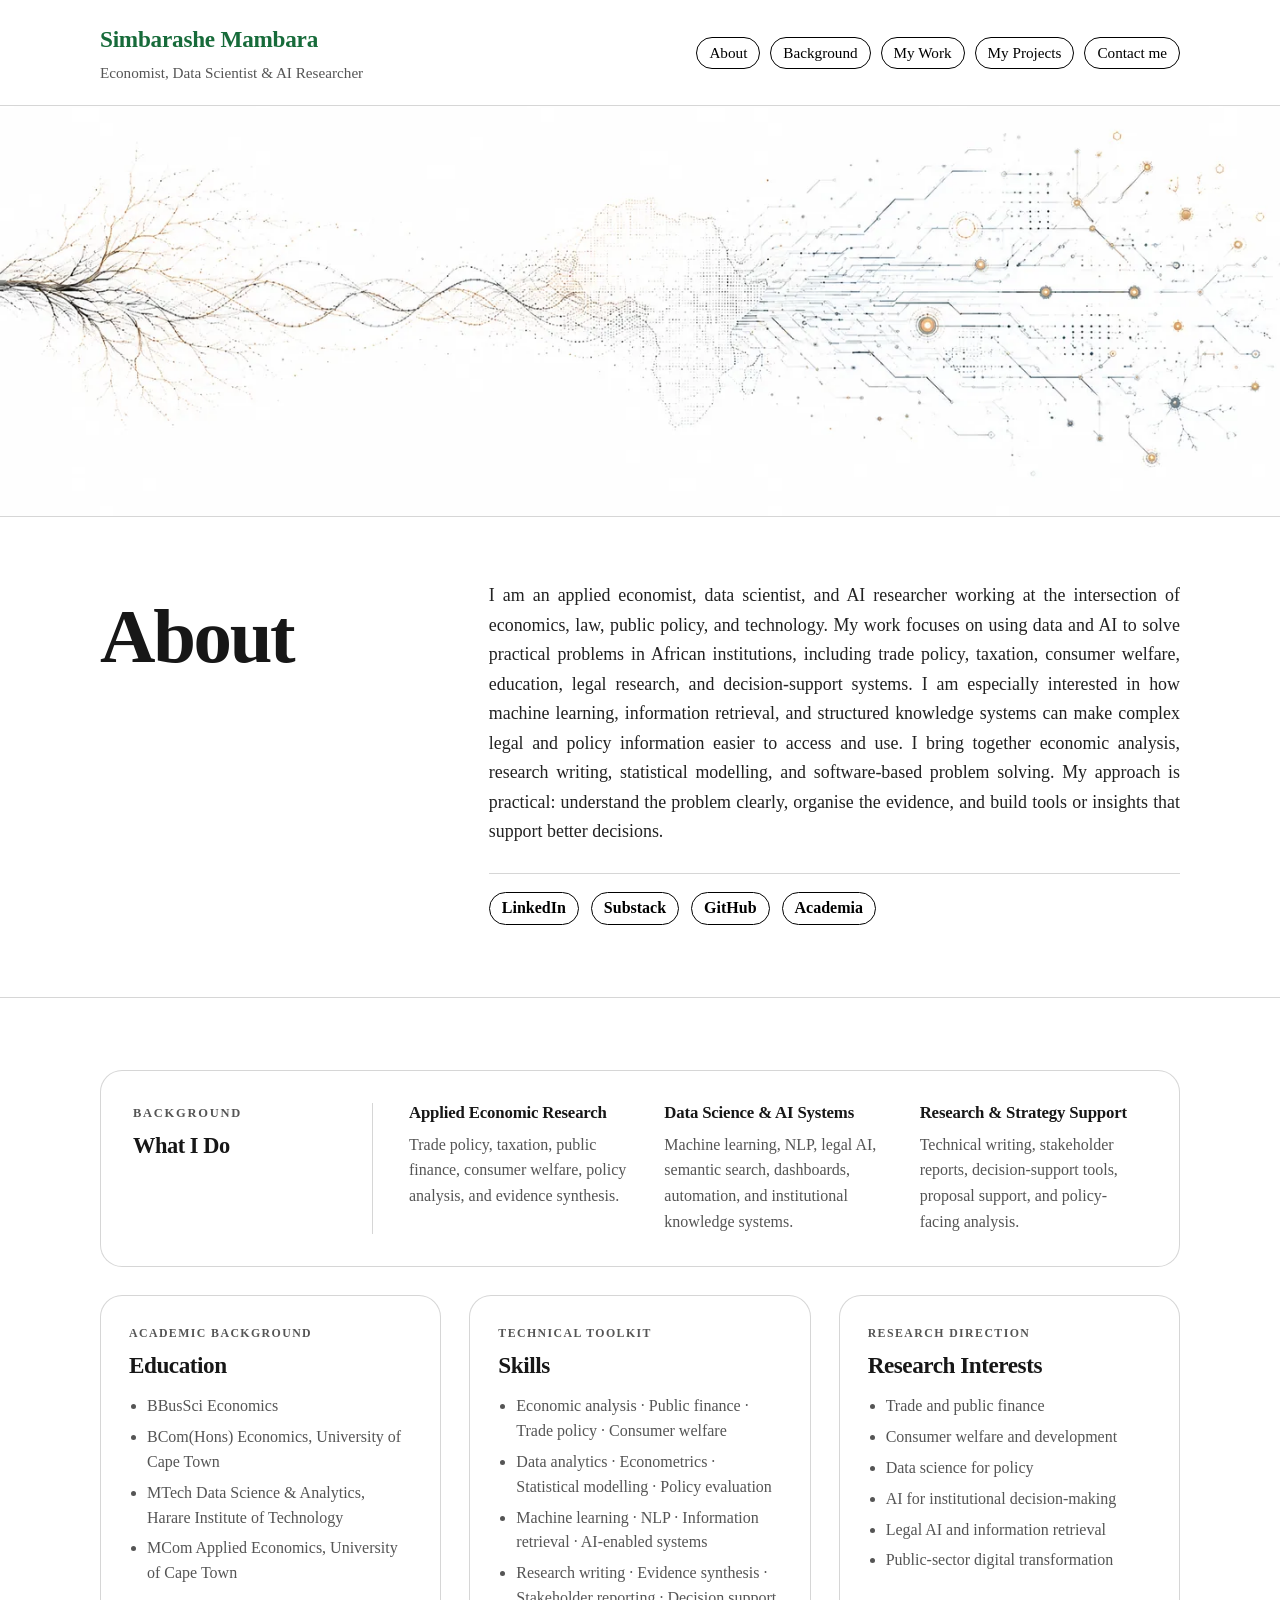
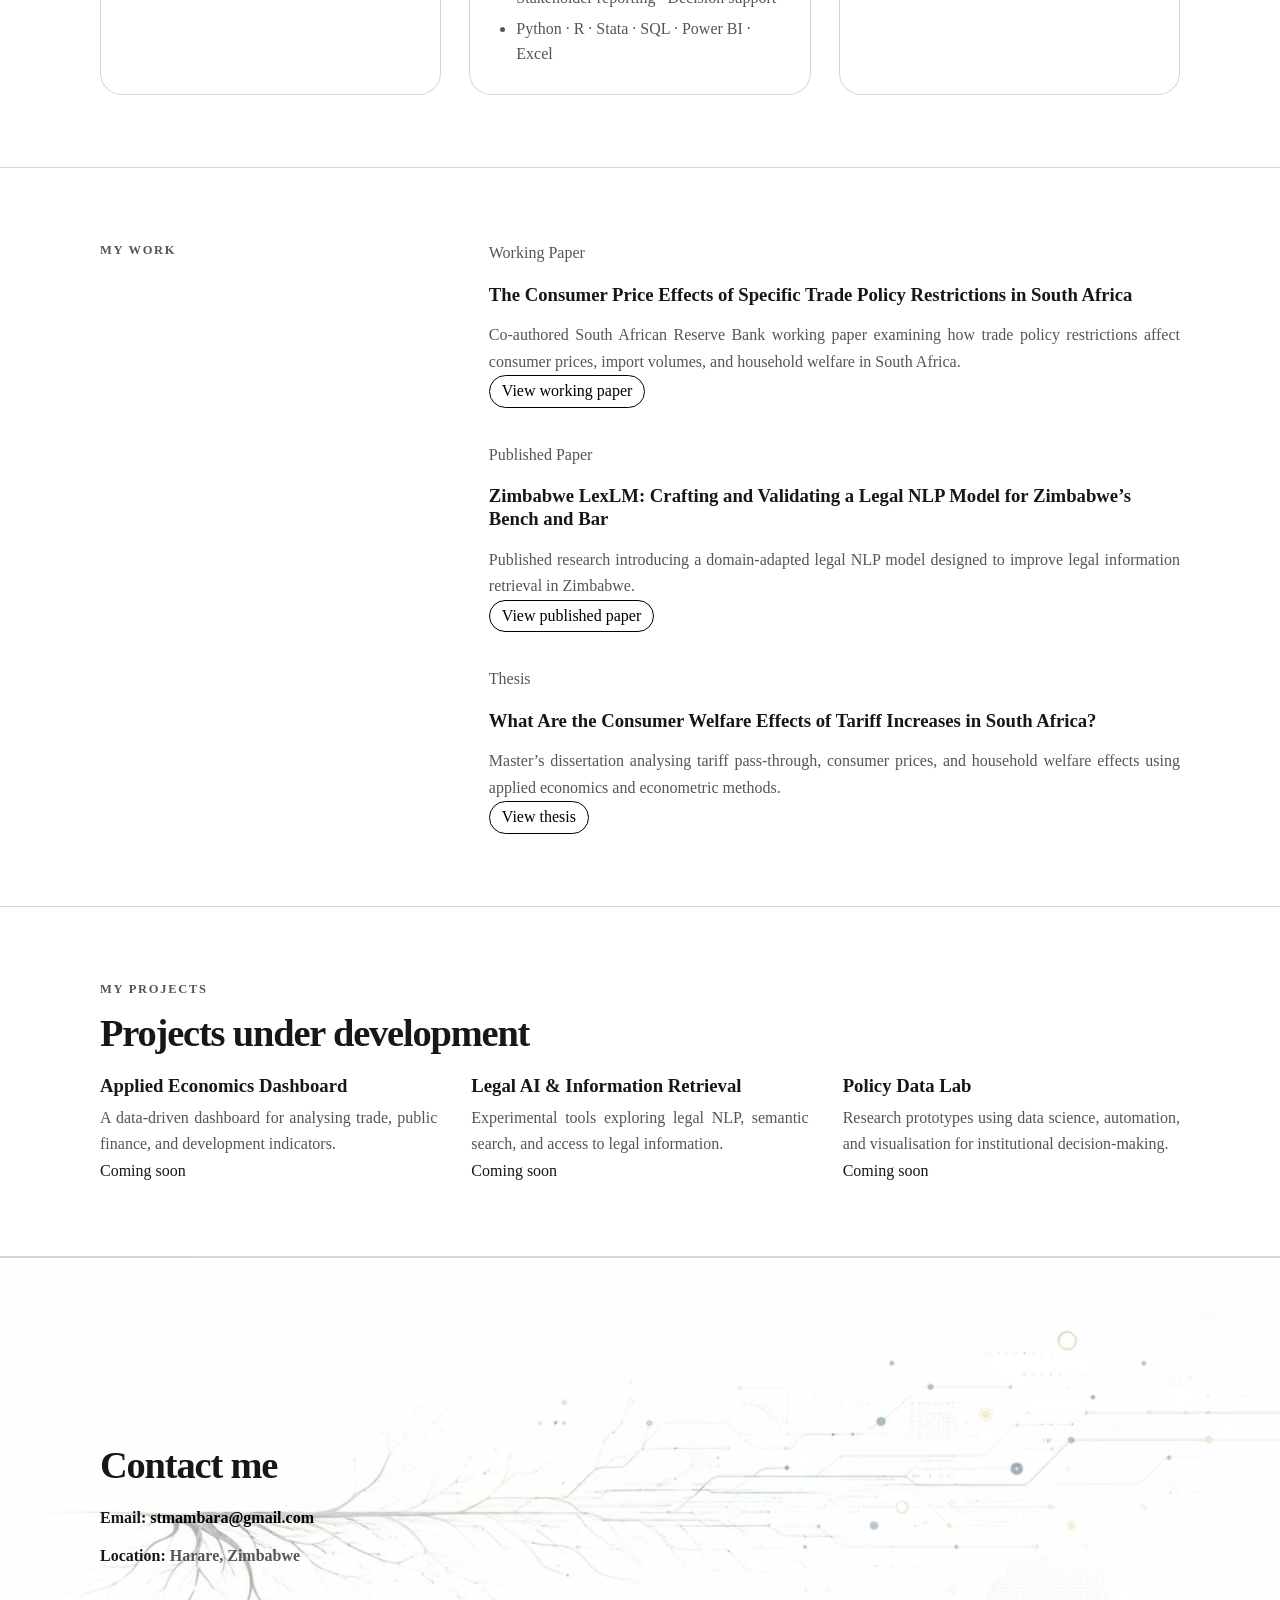
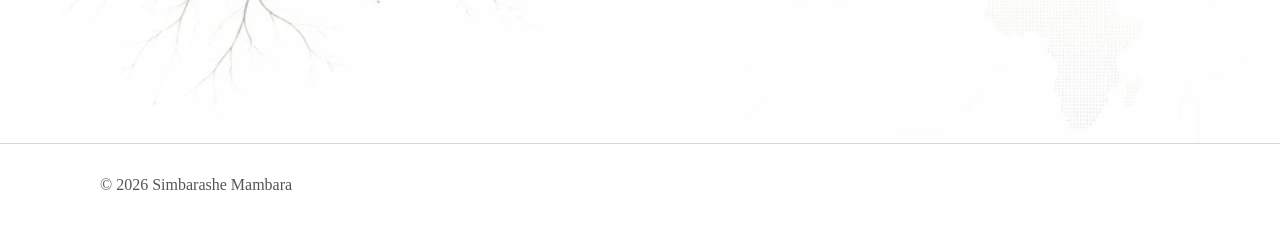
<file: index.html>
<!DOCTYPE html>
<html lang="en">
<head>
  <meta charset="UTF-8" />
  <meta name="viewport" content="width=device-width, initial-scale=1.0" />
  <meta name="description" content="Personal portfolio website for Simbarashe Mambara" />
  <meta name="theme-color" content="#ffffff" />
  <title>Simbarashe Mambara</title>
  <link rel="stylesheet" href="styles.css" />
</head>
<body>
  <a class="skip-link" href="#about">Skip to content</a>

  <header class="site-header">
    <div class="container header-inner">
      <div class="name-block">
        <a class="site-title" href="#about">Simbarashe Mambara</a>
        <p class="site-subtitle">Economist, Data Scientist & AI Researcher</p>
      </div>

      <nav class="site-nav" aria-label="Main navigation">
        <a href="#about">About</a>
        <a href="#background">Background</a>
        <a href="#work">My Work</a>
        <a href="#projects">My Projects</a>
        <a href="#contact">Contact me</a>
      </nav>
    </div>
  </header>

  <main>
    <section class="visual-banner" aria-label="Abstract visual banner">
      <picture>
        <source
          type="image/webp"
          srcset="assets/organic-digital-banner-960.webp 960w,
                  assets/organic-digital-banner-1440.webp 1440w,
                  assets/organic-digital-banner-1916.webp 1916w"
          sizes="100vw" />
        <img
          src="assets/organic-digital-banner.png"
          width="1916"
          height="821"
          alt="Abstract graphic blending organic branching lines into digital circuit patterns"
          decoding="async"
          fetchpriority="high" />
      </picture>
    </section>

    <section id="about" class="section intro-section">
      <div class="container two-column">
        <div>
          <p class="section-label"></p>
          <h1>About</h1>
        </div>

        <div class="content-card">
          <p class="opening-paragraph">
            I am an applied economist, data scientist, and AI researcher working at the intersection of economics, law, public policy, and technology.
            My work focuses on using data and AI to solve practical problems in African institutions, including trade policy, taxation, consumer welfare, education, legal research, and decision-support systems.
            I am especially interested in how machine learning, information retrieval, and structured knowledge systems can make complex legal and policy information easier to access and use.
            I bring together economic analysis, research writing, statistical modelling, and software-based problem solving. My approach is practical: understand the problem clearly, organise the evidence, 
            and build tools or insights that support better decisions.
          </p>

          <div class="profile-links" aria-label="Profile links">
            <a href="https://www.linkedin.com/in/simbarashe-mambara-882a5b385" target="_blank" rel="noopener noreferrer">LinkedIn</a>
            <a href="https://substack.com/@simbarashemambara" target="_blank" rel="noopener noreferrer">Substack</a>
            <a href="https://github.com/simbamambara" target="_blank" rel="noopener noreferrer">GitHub</a>
            <a href="https://independent.academia.edu/MambaraSimba" target="_blank" rel="noopener noreferrer">Academia</a>
          </div>
        </div>
      </div>
    </section>

<section id="background" class="section">
  <div class="container background-layout">
    <article class="mini-card what-i-do-card">
      <div class="what-i-do-heading">
        <p class="section-label">Background</p>
        <h2>What I Do</h2>
      </div>

      <div class="what-i-do-grid">
        <div>
          <h3>Applied Economic Research</h3>
          <p>Trade policy, taxation, public finance, consumer welfare, policy analysis, and evidence synthesis.</p>
        </div>

        <div>
          <h3>Data Science &amp; AI Systems</h3>
          <p>Machine learning, NLP, legal AI, semantic search, dashboards, automation, and institutional knowledge systems.</p>
        </div>

        <div>
          <h3>Research &amp; Strategy Support</h3>
          <p>Technical writing, stakeholder reports, decision-support tools, proposal support, and policy-facing analysis.</p>
        </div>
      </div>
    </article>

    <div class="background-card-grid">
      <article class="mini-card">
        <p class="card-kicker">Academic background</p>
        <h2>Education</h2>
        <ul>
          <li>BBusSci Economics</li>
          <li>BCom(Hons) Economics, University of Cape Town</li>
          <li>MTech Data Science &amp; Analytics, Harare Institute of Technology</li>
          <li>MCom Applied Economics, University of Cape Town</li>
        </ul>
      </article>

      <article class="mini-card">
        <p class="card-kicker">Technical toolkit</p>
        <h2>Skills</h2>
        <ul>
          <li>Economic analysis · Public finance · Trade policy · Consumer welfare</li>
          <li>Data analytics · Econometrics · Statistical modelling · Policy evaluation</li>
          <li>Machine learning · NLP · Information retrieval · AI-enabled systems</li>
          <li>Research writing · Evidence synthesis · Stakeholder reporting · Decision support</li>
          <li>Python · R · Stata · SQL · Power BI · Excel</li>
        </ul>
      </article>

      <article class="mini-card">
        <p class="card-kicker">Research direction</p>
        <h2>Research Interests</h2>
        <ul>
          <li>Trade and public finance</li>
          <li>Consumer welfare and development</li>
          <li>Data science for policy</li>
          <li>AI for institutional decision-making</li>
          <li>Legal AI and information retrieval</li>
          <li>Public-sector digital transformation</li>
        </ul>
      </article>
    </div>
  </div>
</section>

<section id="work" class="section">
  <div class="container two-column">
    <div>
      <p class="section-label">My work</p>
    </div>

    <div class="list-block">
      <article class="list-item">
        <p class="item-label">Working Paper</p>
        <h3>The Consumer Price Effects of Specific Trade Policy Restrictions in South Africa</h3>
        <p>
          Co-authored South African Reserve Bank working paper examining how trade policy restrictions affect consumer prices, import volumes, and household welfare in South Africa.
        </p>
        <a href="https://www.resbank.co.za/en/home/publications/publication-detail-pages/working-papers/2022/the-consumer-price-effects-of-specific-trade-policy-restrictions" target="_blank" rel="noopener noreferrer">
          View working paper
        </a>
      </article>

      <article class="list-item">
        <p class="item-label">Published Paper</p>
        <h3>Zimbabwe LexLM: Crafting and Validating a Legal NLP Model for Zimbabwe’s Bench and Bar</h3>
        <p>
          Published research introducing a domain-adapted legal NLP model designed to improve legal information retrieval in Zimbabwe.
        </p>
        <a href="https://ijcsmc.com/docs/papers/July2025/V14I7202507.pdf" target="_blank" rel="noopener noreferrer">
          View published paper
        </a>
      </article>

      <article class="list-item">
        <p class="item-label">Thesis</p>
        <h3>What Are the Consumer Welfare Effects of Tariff Increases in South Africa?</h3>
        <p>
          Master’s dissertation analysing tariff pass-through, consumer prices, and household welfare effects using applied economics and econometric methods.
        </p>
        <a href="https://open.uct.ac.za/items/df2a997d-49f4-4a00-93b8-dffc5952c04a" target="_blank" rel="noopener noreferrer">
          View thesis
        </a>
      </article>
    </div>
  </div>
</section>

<section id="projects" class="section">
  <div class="container">
    <p class="section-label">My projects</p>
    <h2>Projects under development</h2>

    <div class="project-grid">
      <article class="project-card">
        <h3>Applied Economics Dashboard</h3>
        <p>
          A data-driven dashboard for analysing trade, public finance, and development indicators.
        </p>
        <span class="coming-soon">Coming soon</span>
      </article>

      <article class="project-card">
        <h3>Legal AI & Information Retrieval</h3>
        <p>
          Experimental tools exploring legal NLP, semantic search, and access to legal information.
        </p>
        <span class="coming-soon">Coming soon</span>
      </article>

      <article class="project-card">
        <h3>Policy Data Lab</h3>
        <p>
          Research prototypes using data science, automation, and visualisation for institutional decision-making.
        </p>
        <span class="coming-soon">Coming soon</span>
      </article>
    </div>
  </div>
</section>

<section id="contact" class="section contact-section">
  <div class="container contact-content">
    <div>
      <p class="section-label"></p>
      <h2>Contact me</h2>
    </div>

    <div class="content-card contact-card">
      <div class="contact-details">
        <p>
          Email:
          <a href="mailto:stmambara@gmail.com">stmambara@gmail.com</a>
        <p>Location: <span class="address-line">Harare, Zimbabwe</span></p>
      </div>
    </div>
  </div>
</section>

  <footer class="site-footer">
    <div class="container">
      <p>© <span id="year">2026</span> Simbarashe Mambara</p>
    </div>
  </footer>

  <script>
    document.getElementById('year').textContent = new Date().getFullYear();
  </script>
</body>
</html>
</file>
<file: styles.css>
:root {
  --bg: #ffffff;
  --text: #171717;
  --muted: #555555;
  --border: rgba(0, 0, 0, 0.16);
  --button: #000000;
  --green: #176b3a;
  --max-width: 1080px;
}

* {
  box-sizing: border-box;
}

html {
  scroll-behavior: smooth;
  -webkit-text-size-adjust: 100%;
}

body {
  margin: 0;
  font-family: "Times New Roman", Times, serif;
  color: var(--text);
  background: var(--bg);
  line-height: 1.65;
  overflow-x: hidden;
}

img {
  max-width: 100%;
}

a {
  color: var(--button);
  text-decoration: none;
  border-bottom: 1px solid transparent;
}

a:hover,
a:focus-visible {
  border-bottom-color: var(--button);
}

.skip-link {
  position: absolute;
  left: 16px;
  top: -48px;
  z-index: 100;
  padding: 8px 12px;
  background: #ffffff;
  color: #000000;
  border: 1px solid #000000;
  border-radius: 999px;
}

.skip-link:focus {
  top: 12px;
}

.container {
  width: min(calc(100% - 48px), var(--max-width));
  margin: 0 auto;
}

.site-header {
  position: sticky;
  top: 0;
  z-index: 20;
  background: rgba(255, 255, 255, 0.96);
  border-bottom: 1px solid var(--border);
  backdrop-filter: blur(8px);
  text-align: left;
}

.header-inner {
  display: flex;
  align-items: center;
  justify-content: space-between;
  gap: 24px;
  padding: 20px 0;
  text-align: left;
}

.name-block {
  min-width: 230px;
  text-align: left;
}

.site-title {
  display: inline-block;
  color: var(--green);
  font-size: 1.45rem;
  font-weight: 700;
  letter-spacing: -0.01em;
  border-bottom: 0;
  text-align: left;
}

.site-title:hover,
.site-title:focus-visible {
  color: var(--green);
  border-bottom: 0;
}

.site-subtitle {
  margin: 2px 0 0;
  color: var(--muted);
  font-size: 0.95rem;
  text-align: left;
}

.site-nav {
  display: flex;
  flex-wrap: wrap;
  justify-content: flex-end;
  gap: 10px;
  font-size: 0.95rem;
  text-align: left;
}

.site-nav a,
.profile-links a,
.list-item a,
.project-card a {
  display: inline-block;
  color: var(--button);
  border: 1px solid var(--button);
  border-radius: 999px;
  padding: 5px 12px;
  background: rgba(255, 255, 255, 0.9);
  line-height: 1.3;
  white-space: nowrap;
  text-align: left;
}

.site-nav a:hover,
.site-nav a:focus-visible,
.profile-links a:hover,
.profile-links a:focus-visible,
.list-item a:hover,
.list-item a:focus-visible,
.project-card a:hover,
.project-card a:focus-visible {
  color: #ffffff;
  background: var(--button);
  border-bottom-color: var(--button);
}

.visual-banner {
  background: #ffffff;
  border-bottom: 1px solid var(--border);
  overflow: hidden;
}

.visual-banner picture,
.visual-banner img {
  display: block;
  width: 100%;
}

.visual-banner img {
  height: clamp(240px, 32vw, 420px);
  object-fit: cover;
  object-position: center;
}

.section {
  padding: 72px 0;
  border-bottom: 1px solid var(--border);
}

.intro-section {
  padding-top: 64px;
}

.two-column {
  display: grid;
  grid-template-columns: minmax(0, 0.65fr) minmax(300px, 1.35fr);
  gap: 56px;
  align-items: start;
}

h1,
h2 {
  margin: 0 0 18px;
  line-height: 1.15;
  letter-spacing: -0.03em;
  text-align: left;
}

h1 {
  font-size: clamp(2.8rem, 6vw, 5rem);
}

h2 {
  font-size: clamp(1.75rem, 3vw, 2.6rem);
}

h3 {
  margin: 0 0 8px;
  line-height: 1.25;
  text-align: left;
}

.section-label {
  margin: 0 0 12px;
  color: var(--muted);
  text-transform: uppercase;
  letter-spacing: 0.14em;
  font-size: 0.78rem;
  font-weight: 700;
  text-align: left;
}

.opening-paragraph {
  font-size: 1.12rem;
  color: #222222;
}

p,
li {
  text-align: justify;
  hyphens: auto;
  overflow-wrap: anywhere;
}

.content-card,
.mini-card,
.project-card,
.list-item {
  border: 0;
  border-radius: 0;
  background: transparent;
  box-shadow: none;
  padding: 0;
}

.content-card p:first-child,
.list-item p:first-of-type,
.project-card p:first-of-type {
  margin-top: 0;
}

.content-card p:last-child,
.list-item p:last-of-type,
.project-card p:last-of-type {
  margin-bottom: 0;
}

.profile-links {
  display: flex;
  flex-wrap: wrap;
  gap: 12px;
  margin-top: 26px;
  padding-top: 18px;
  border-top: 1px solid var(--border);
  font-weight: 700;
  text-align: left;
}

.cards-grid,
.project-grid {
  display: grid;
  grid-template-columns: repeat(3, minmax(0, 1fr));
  gap: 34px;
}

.mini-card h2 {
  font-size: 1.4rem;
  letter-spacing: -0.02em;
}

ul {
  margin: 0;
  padding-left: 20px;
}

li + li {
  margin-top: 6px;
}

.list-block {
  display: grid;
  gap: 34px;
}

.list-item p,
.project-card p,
.mini-card li {
  color: var(--muted);
}

.contact-section {
  min-height: clamp(360px, 38vw, 500px);
  display: flex;
  align-items: center;
  background-image:
    linear-gradient(90deg, rgba(255, 255, 255, 0.56), rgba(255, 255, 255, 0.36), rgba(255, 255, 255, 0.46)),
    url("assets/contact-get-in-touch-bg.png");
  background-size: cover;
  background-position: center center;
  background-repeat: no-repeat;
  border-top: 1px solid var(--border);
}

@supports (background-image: image-set(url("assets/contact-get-in-touch-bg-1916.webp") 1x)) {
  .contact-section {
    background-image:
      linear-gradient(90deg, rgba(255, 255, 255, 0.56), rgba(255, 255, 255, 0.36), rgba(255, 255, 255, 0.46)),
      image-set(
        url("assets/contact-get-in-touch-bg-960.webp") 1x,
        url("assets/contact-get-in-touch-bg-1916.webp") 2x
      );
  }
}

.contact-content {
  width: min(calc(100% - 48px), var(--max-width));
}

.contact-card {
  min-height: auto;
  display: block;
  overflow: visible;
}

.contact-details {
  display: grid;
  gap: 12px;
  width: 100%;
  padding: 0;
  background: transparent;
  font-weight: 700;
}

.contact-details p {
  margin: 0;
}

.address-line {
  color: var(--muted);
}

.site-footer {
  padding: 28px 0;
  color: var(--muted);
}

.site-footer p {
  margin: 0;
}

@media (max-width: 1100px) {
  :root {
    --max-width: 940px;
  }

  .header-inner {
    align-items: flex-start;
  }

  .two-column {
    gap: 42px;
  }

  .cards-grid,
  .project-grid {
    grid-template-columns: repeat(2, minmax(0, 1fr));
  }

  .project-grid .project-card:last-child,
  .cards-grid .mini-card:last-child {
    grid-column: 1 / -1;
  }

  .visual-banner img {
    height: clamp(220px, 34vw, 360px);
  }
}

@media (max-width: 860px) {
  .container,
  .contact-content {
    width: min(calc(100% - 36px), var(--max-width));
  }

  .header-inner,
  .two-column {
    display: grid;
    grid-template-columns: 1fr;
  }

  .header-inner {
    gap: 12px;
    padding: 16px 0;
  }

  .name-block {
    min-width: 0;
  }

  .site-nav {
    justify-content: flex-start;
  }

  .section {
    padding: clamp(46px, 8vw, 60px) 0;
  }

  .visual-banner img {
    height: clamp(190px, 42vw, 300px);
  }

  .cards-grid,
  .project-grid {
    grid-template-columns: 1fr;
    gap: 30px;
  }

  .project-grid .project-card:last-child,
  .cards-grid .mini-card:last-child {
    grid-column: auto;
  }

  .contact-section {
    min-height: 390px;
    background-position: 48% center;
  }
}

@media (max-width: 560px) {
  .container,
  .contact-content {
    width: min(calc(100% - 28px), var(--max-width));
  }

  body {
    line-height: 1.58;
  }

  .header-inner {
    padding: 12px 0;
  }

  .site-title {
    font-size: 1.28rem;
  }

  .site-subtitle {
    font-size: 0.86rem;
  }

  .site-nav {
    flex-wrap: nowrap;
    justify-content: flex-start;
    gap: 8px;
    width: 100%;
    overflow-x: auto;
    padding-bottom: 3px;
    -webkit-overflow-scrolling: touch;
    scrollbar-width: none;
  }

  .site-nav::-webkit-scrollbar {
    display: none;
  }

  .site-nav a,
  .profile-links a,
  .list-item a,
  .project-card a {
    padding: 5px 10px;
    font-size: 0.92rem;
  }

  .visual-banner img {
    height: 178px;
    object-position: center;
  }

  .section {
    padding: 42px 0;
  }

  h1 {
    font-size: clamp(2.15rem, 12vw, 3rem);
  }

  h2 {
    font-size: clamp(1.55rem, 8vw, 2.15rem);
  }

  .profile-links {
    gap: 9px;
  }

  .contact-section {
    min-height: 430px;
    background-image:
      linear-gradient(rgba(255, 255, 255, 0.62), rgba(255, 255, 255, 0.68)),
      url("assets/contact-get-in-touch-bg.png");
    background-position: 42% center;
  }

  @supports (background-image: image-set(url("assets/contact-get-in-touch-bg-960.webp") 1x)) {
    .contact-section {
      background-image:
        linear-gradient(rgba(255, 255, 255, 0.62), rgba(255, 255, 255, 0.68)),
        image-set(
          url("assets/contact-get-in-touch-bg-960.webp") 1x,
          url("assets/contact-get-in-touch-bg-1440.webp") 2x
        );
    }
  }
}

@media (max-width: 380px) {
  .container,
  .contact-content {
    width: min(calc(100% - 24px), var(--max-width));
  }

  .site-nav a,
  .profile-links a,
  .list-item a,
  .project-card a {
    font-size: 0.86rem;
    padding: 5px 9px;
  }

  .visual-banner img {
    height: 160px;
  }

  .contact-section {
    min-height: 400px;
  }
}

@media (prefers-reduced-motion: reduce) {
  html {
    scroll-behavior: auto;
  }
}

.background-layout {
  display: grid;
  gap: 28px;
}

/* Top merged card */
.what-i-do-card {
  display: grid;
  grid-template-columns: 240px 1fr;
  gap: 36px;
  padding: 32px;
  border: 1px solid var(--border);
  border-radius: 22px;
  background: rgba(255, 255, 255, 0.76);
}

.what-i-do-heading {
  border-right: 1px solid var(--border);
  padding-right: 28px;
}

.what-i-do-heading .section-label {
  margin-bottom: 10px;
}

.what-i-do-heading h2 {
  margin-bottom: 0;
}

.what-i-do-grid {
  display: grid;
  grid-template-columns: repeat(3, 1fr);
  gap: 28px;
}

.what-i-do-grid h3 {
  margin: 0 0 8px;
  font-size: 1.05rem;
  letter-spacing: -0.01em;
}

.what-i-do-grid p {
  margin: 0;
  color: var(--muted);
  line-height: 1.6;
  text-align: left;
}

/* Three cards below */
.background-card-grid {
  display: grid;
  grid-template-columns: repeat(3, 1fr);
  gap: 28px;
}

.background-card-grid .mini-card {
  padding: 28px;
  border: 1px solid var(--border);
  border-radius: 22px;
  background: rgba(255, 255, 255, 0.76);
}

.background-card-grid .mini-card h2 {
  margin-bottom: 16px;
  font-size: 1.45rem;
}

.background-card-grid .mini-card ul {
  margin: 0;
  padding-left: 18px;
}

.background-card-grid .mini-card li {
  color: var(--muted);
  line-height: 1.55;
  text-align: left;
}

.card-kicker {
  margin: 0 0 8px;
  color: var(--muted);
  font-size: 0.74rem;
  font-weight: 700;
  letter-spacing: 0.12em;
  text-transform: uppercase;
  text-align: left;
}

/* Mobile */
@media (max-width: 900px) {
  .what-i-do-card {
    grid-template-columns: 1fr;
    gap: 24px;
    padding: 26px;
  }

  .what-i-do-heading {
    border-right: 0;
    border-bottom: 1px solid var(--border);
    padding-right: 0;
    padding-bottom: 20px;
  }

  .what-i-do-grid,
  .background-card-grid {
    grid-template-columns: 1fr;
  }

  .background-card-grid .mini-card {
    padding: 24px;
  }
}
</file>
